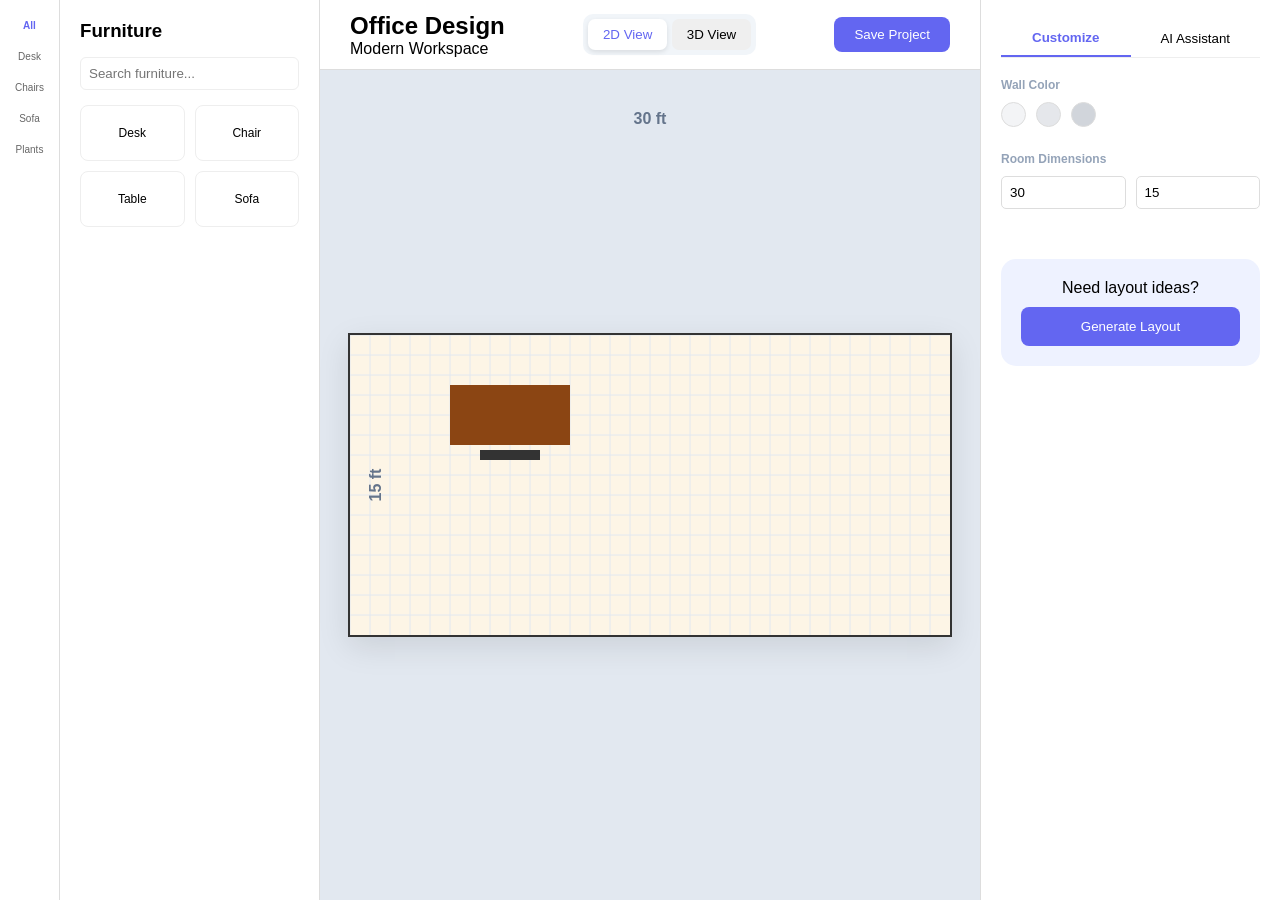
<file: canvas.html>
<!-- <!DOCTYPE html>
<html lang="en">
<head>
  <meta charset="UTF-8">
  <meta http-equiv="X-UA-Compatible" content="IE=edge">
  <meta name="viewport" content="width=device-width, initial-scale=1.0">
  <title>main canvas</title>
  <link rel="stylesheet" href="canvas.css">
</head>
<body>
  <div id="Canvas-container"> </div>
  <script type="module" src="canvas.js"></script>
</body>
</html> -->
<!DOCTYPE html>
<html lang="en">
<head>
    <meta charset="UTF-8">
    <meta name="viewport" content="width=device-width, initial-scale=1.0">
    <title>Office Design Tool</title>
    <link rel="stylesheet" href="canvas.css">
</head>
<body>
    <div class="app-container">
        <!-- Left Sidebar Icons -->
        <aside class="icon-bar">
            <div class="active">All</div>
            <div>Desk</div>
            <div>Chairs</div>
            <div>Sofa</div>
            <div>Plants</div>
        </aside>

        <!-- Sidebar Furniture List -->
        <aside class="assets-panel">
            <h3>Furniture</h3>
            <input type="text" placeholder="Search furniture..." class="search-bar">
            <div class="furniture-grid">
                <div class="item" onclick="addItem('Desk')">Desk</div>
                <div class="item" onclick="addItem('Chair')">Chair</div>
                <div class="item" onclick="addItem('Table')">Table</div>
                <div class="item" onclick="addItem('Sofa')">Sofa</div>
            </div>
        </aside>

        <!-- Main Content -->
        <main class="main-area">
            <header class="toolbar">
                <div class="title-info">
                    <h2>Office Design</h2>
                    <span>Modern Workspace</span>
                </div>
                <div class="view-controls">
                    <button class="active">2D View</button>
                    <button>3D View</button>
                </div>
                <div class="actions">
                    <button class="btn-save">Save Project</button>
                </div>
            </header>

            <div class="canvas-container">
                <div class="dimension-label top">30 ft</div>
                <div class="dimension-label left">15 ft</div>
                <!-- This represents the office floor in the image -->
                <canvas id="floorPlan"></canvas>
            </div>
        </main>

        <!-- Right Customization Panel -->
        <aside class="config-panel">
            <div class="tabs">
                <button class="active">Customize</button>
                <button>AI Assistant</button>
            </div>
            
            <div class="control-group">
                <label>Wall Color</label>
                <div class="color-picker">
                    <div class="dot" style="background:#f3f4f6"></div>
                    <div class="dot" style="background:#e5e7eb"></div>
                    <div class="dot active" style="background:#d1d5db"></div>
                </div>
            </div>

            <div class="control-group">
                <label>Room Dimensions</label>
                <div class="input-row">
                    <input type="number" id="length" value="30">
                    <input type="number" id="width" value="15">
                </div>
            </div>

            <div class="ai-box">
                <p>Need layout ideas?</p>
                <button class="btn-ai">Generate Layout</button>
            </div>
        </aside>
    </div>
    <script src="canvas.js"></script>
</body>
</html>
</file>
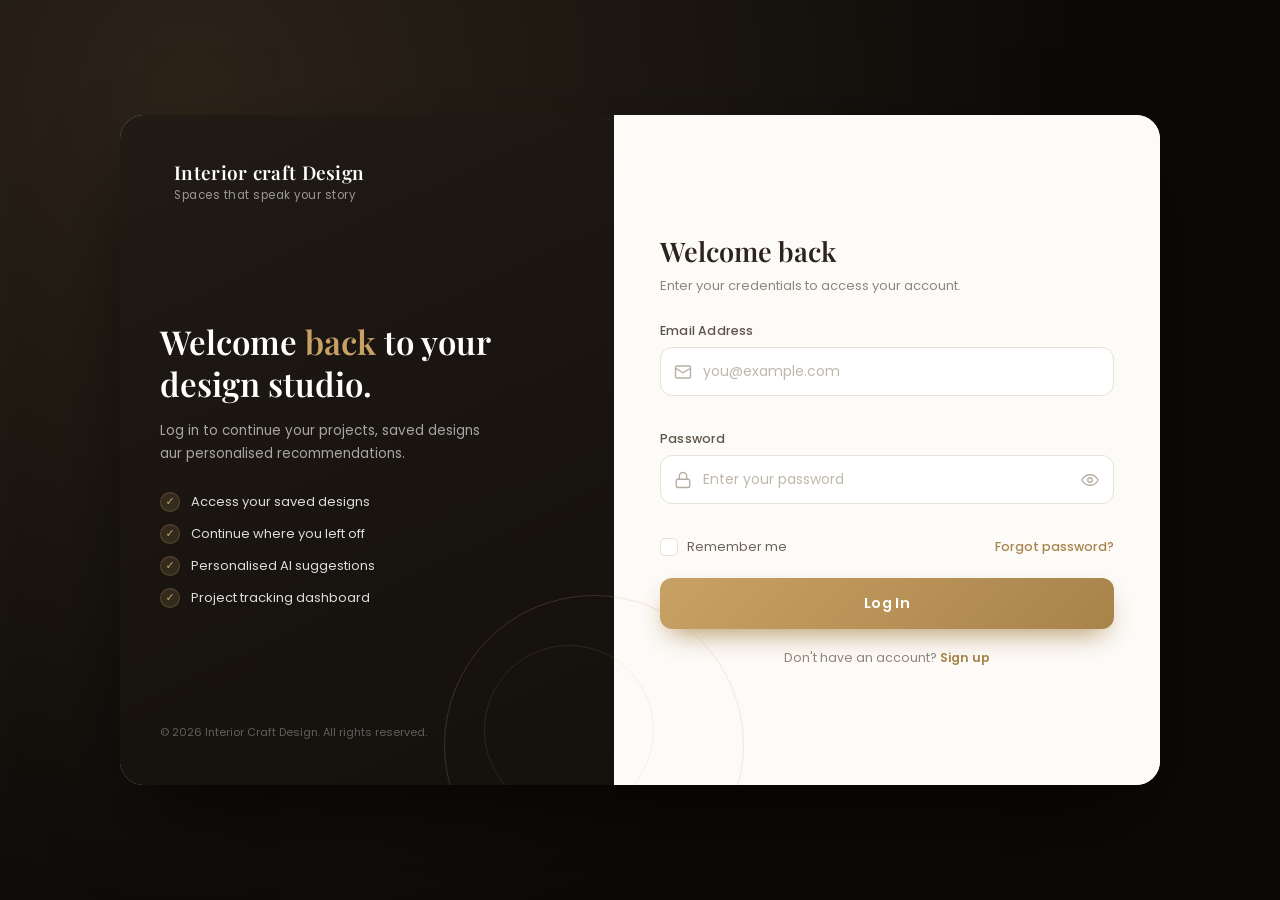
<file: login.html>
<!DOCTYPE html>
<html lang="en">
<head>
<meta charset="UTF-8">
<meta name="viewport" content="width=device-width, initial-scale=1.0">
<title>Login |  Interior craft Design</title>

<link rel="preconnect" href="https://fonts.googleapis.com">
<link rel="preconnect" href="https://fonts.gstatic.com" crossorigin>
<link href="https://fonts.googleapis.com/css2?family=Playfair+Display:wght@500;600;700&family=Poppins:wght@300;400;500;600&display=swap" rel="stylesheet">

<style>
*,*::before,*::after{box-sizing:border-box;margin:0;padding:0;}

:root{
  --gold:#c8a165;
  --gold-2:#a8834a;
  --ink:#2c241c;
  --muted:#8f857a;
  --line:#e7e1d8;
  --bg:#fdfbf8;
  --danger:#e2574c;
  --success:#3fa96a;
  --radius:12px;
}

body{
  font-family:'Poppins',system-ui,-apple-system,"Segoe UI",sans-serif;
  min-height:100vh;
  display:flex;
  padding:24px 16px;
  color:var(--ink);
  background:radial-gradient(circle at 15% 10%, #2c2319, #0c0a08 65%);
  -webkit-font-smoothing:antialiased;
}

.container{
  margin:auto;
  width:100%;
  max-width:1040px;
  display:grid;
  grid-template-columns:.95fr 1.05fr;
  background:#fff;
  border-radius:24px;
  overflow:hidden;
  box-shadow:0 40px 90px -25px rgba(0,0,0,.75);
  animation:rise .7s cubic-bezier(.2,.8,.2,1);
}
@keyframes rise{
  from{opacity:0;transform:translateY(26px);}
  to{opacity:1;transform:translateY(0);}
}

/* LEFT PANEL */
.left-panel{
  position:relative;
  padding:44px 40px;
  color:#fff;
  display:flex;
  flex-direction:column;
  justify-content:space-between;
  gap:34px;
  min-height:670px;
  background:
    linear-gradient(155deg, rgba(27,22,17,.80), rgba(20,16,12,.94)),
    url("https://images.unsplash.com/photo-1618221195710-dd6b41faaea6?auto=format&fit=crop&w=900&q=60") center/cover no-repeat,
    linear-gradient(155deg,#3b3025,#171310);
}
.left-panel::after{
  content:'';
  position:absolute;
  width:300px;height:300px;
  right:-130px;bottom:-110px;
  border-radius:50%;
  border:1px solid rgba(200,161,101,.22);
  pointer-events:none;
}
.left-panel::before{
  content:'';
  position:absolute;
  width:170px;height:170px;
  right:-40px;bottom:-30px;
  border-radius:50%;
  border:1px solid rgba(200,161,101,.14);
  pointer-events:none;
}

.brand{display:flex;align-items:center;gap:14px;position:relative;z-index:1;}
/* .logo{
  width:48px;height:48px;
  flex:0 0 48px;
  border-radius:14px;
  display:grid;place-items:center;
  font-family:'Playfair Display',serif;
  font-weight:700;font-size:17px;letter-spacing:.5px;
  color:#1b1611;
  background:linear-gradient(135deg,#e0c28d,var(--gold-2));
  box-shadow:0 10px 26px -6px rgba(200,161,101,.55);
} */
.brand h1{
  font-family:'Playfair Display',serif;
  font-size:19px;font-weight:600;letter-spacing:.3px;
}
.brand p{font-size:11.5px;color:rgba(255,255,255,.55);letter-spacing:.5px;margin-top:2px;}

.left-content{position:relative;z-index:1;}
.left-content h2{
  font-family:'Playfair Display',serif;
  font-size:33px;line-height:1.28;font-weight:600;
  margin-bottom:14px;
}
.left-content h2 em{color:var(--gold);font-style:normal;}
.left-content > p{
  font-size:13.5px;line-height:1.75;
  color:rgba(255,255,255,.62);
  max-width:340px;
}
.perks{list-style:none;margin-top:26px;display:grid;gap:12px;}
.perks li{
  display:flex;align-items:center;gap:11px;
  font-size:13px;color:rgba(255,255,255,.85);
}
.perks li::before{
  content:'✓';
  width:20px;height:20px;flex:0 0 20px;
  border-radius:50%;
  display:grid;place-items:center;
  font-size:11px;
  color:var(--gold);
  background:rgba(200,161,101,.16);
  border:1px solid rgba(200,161,101,.25);
}
.copyright{
  font-size:11px;
  color:rgba(255,255,255,.32);
  position:relative;z-index:1;
}

/* RIGHT PANEL */
.right-panel{
  padding:46px;
  display:flex;
  flex-direction:column;
  justify-content:center;
  background:var(--bg);
}

.mobile-brand{display:none;}

.form-head h2{
  font-family:'Playfair Display',serif;
  font-size:27px;font-weight:600;
  color:var(--ink);
}
.form-head p{
  font-size:13px;
  color:var(--muted);
  margin-top:7px;
  margin-bottom:26px;
}

/* FIELDS */
.field{margin-bottom:15px;}

.field > label{
  display:block;
  font-size:12.5px;
  font-weight:500;
  color:#5d5449;
  margin-bottom:7px;
  letter-spacing:.2px;
}

.input-wrap{position:relative;display:flex;align-items:center;}

.input-wrap .icon{
  position:absolute;
  left:14px;
  width:18px;height:18px;
  color:#b6ada1;
  pointer-events:none;
  transition:color .2s;
}

.input-wrap input{
  width:100%;
  padding:13px 16px 13px 42px;
  font-family:inherit;
  font-size:14px;
  color:var(--ink);
  background:#fff;
  border:1.5px solid var(--line);
  border-radius:var(--radius);
  transition:border-color .2s, box-shadow .2s, background .2s;
}
.input-wrap input::placeholder{color:#c0b8ac;}
.input-wrap input:focus{
  outline:none;
  border-color:var(--gold);
  box-shadow:0 0 0 4px rgba(200,161,101,.14);
}
.input-wrap:focus-within .icon{color:var(--gold);}

.field.invalid .input-wrap input{border-color:var(--danger);background:#fff9f8;}
.field.invalid .icon{color:var(--danger);}

.error{
  display:block;
  font-size:11.5px;
  line-height:1.35;
  color:var(--danger);
  margin-top:5px;
  min-height:14px;
  opacity:0;
  transform:translateY(-3px);
  transition:opacity .2s, transform .2s;
}
.field.invalid .error{opacity:1;transform:translateY(0);}

/* password toggle */
.toggle-pass{
  position:absolute;
  right:8px;
  width:32px;height:32px;
  display:grid;place-items:center;
  border:none;border-radius:8px;
  background:transparent;
  color:#b6ada1;
  cursor:pointer;
  transition:color .2s, background .2s;
}
.toggle-pass:hover{color:var(--gold-2);background:rgba(200,161,101,.12);}
.toggle-pass svg{width:18px;height:18px;}
.toggle-pass .eye-closed{display:none;}
.toggle-pass.active .eye-open{display:none;}
.toggle-pass.active .eye-closed{display:block;}

#password{padding-right:46px;}

/* remember + forgot */
.row-between{
  display:flex;
  align-items:center;
  justify-content:space-between;
  margin-top:6px;
  margin-bottom:0;
  font-size:12.5px;
}

.checkbox{
  display:flex;
  align-items:center;
  gap:9px;
  cursor:pointer;
  color:#6b6157;
  user-select:none;
}
.checkbox input{position:absolute;opacity:0;width:0;height:0;}
.checkbox .box{
  width:18px;height:18px;
  flex:0 0 18px;
  border:1.5px solid var(--line);
  border-radius:5px;
  background:#fff;
  display:grid;place-items:center;
  transition:background .2s, border-color .2s, box-shadow .2s;
}
.checkbox .box::after{
  content:'';
  width:9px;height:5px;
  margin-top:-2px;
  border-left:2px solid #fff;
  border-bottom:2px solid #fff;
  transform:rotate(-45deg) scale(0);
  transition:transform .2s cubic-bezier(.2,.9,.3,1.4);
}
.checkbox input:checked + .box{background:var(--gold);border-color:var(--gold);}
.checkbox input:checked + .box::after{transform:rotate(-45deg) scale(1);}
.checkbox input:focus-visible + .box{box-shadow:0 0 0 4px rgba(200,161,101,.22);}

.forgot{
  color:var(--gold-2);
  text-decoration:none;
  font-weight:500;
}
.forgot:hover{text-decoration:underline;}

/* BUTTON */
.btn{
  position:relative;
  width:100%;
  margin-top:22px;
  padding:15px 22px;
  border:none;
  border-radius:var(--radius);
  font-family:inherit;
  font-size:14.5px;
  font-weight:600;
  letter-spacing:.4px;
  color:#fff;
  cursor:pointer;
  background:linear-gradient(135deg,var(--gold),var(--gold-2));
  box-shadow:0 12px 28px -10px rgba(168,131,74,.95);
  transition:transform .18s, box-shadow .18s, filter .18s;
}
.btn:hover:not(:disabled){transform:translateY(-2px);filter:brightness(1.05);box-shadow:0 18px 34px -12px rgba(168,131,74,1);}
.btn:active:not(:disabled){transform:translateY(0);}
.btn:disabled{cursor:not-allowed;filter:grayscale(.12);}
.btn.loading{pointer-events:none;}
.btn.loading::after{
  content:'';
  position:absolute;
  right:22px;top:50%;
  width:16px;height:16px;
  margin-top:-8px;
  border:2px solid rgba(255,255,255,.35);
  border-top-color:#fff;
  border-radius:50%;
  animation:spin .7s linear infinite;
}
@keyframes spin{to{transform:rotate(360deg);}}

.signup-link{
  text-align:center;
  font-size:12.5px;
  color:var(--muted);
  margin-top:20px;
}
.signup-link a{color:var(--gold-2);font-weight:600;text-decoration:none;}
.signup-link a:hover{text-decoration:underline;}

/* SHAKE */
@keyframes shake{
  0%,100%{transform:translateX(0);}
  20%{transform:translateX(-8px);}
  40%{transform:translateX(7px);}
  60%{transform:translateX(-5px);}
  80%{transform:translateX(3px);}
}
.shake{animation:shake .45s ease;}

/* SERVER ERROR */
.server-error{
  display:none;
  padding:10px 14px;
  margin-bottom:16px;
  border-radius:8px;
  background:#fdecea;
  border:1px solid #f5c6c2;
  color:#c0392b;
  font-size:12.5px;
}
.server-error.show{display:block;}

/* RESPONSIVE */
@media (max-width:900px){
  .container{grid-template-columns:1fr;max-width:520px;}
  .left-panel{display:none;}
  .right-panel{padding:36px 26px;}
  .mobile-brand{
    display:flex;
    align-items:center;
    gap:12px;
    margin-bottom:26px;
  }
  .mobile-brand .logo{width:42px;height:42px;flex:0 0 42px;border-radius:12px;font-size:15px;}
  .mobile-brand span{
    font-family:'Playfair Display',serif;
    font-size:16px;font-weight:600;
  }
}

@media (max-width:420px){
  body{padding:14px 10px;}
  .right-panel{padding:28px 18px;}
  .form-head h2{font-size:23px;}
  .container{border-radius:18px;}
}

@media (prefers-reduced-motion: reduce){
  *,*::before,*::after{
    animation-duration:0.01ms !important;
    transition-duration:0.01ms !important;
  }
}
</style>
</head>

<body>

<div class="container" id="card">

  <!-- LEFT / BRAND PANEL -->
  <aside class="left-panel">
    <div class="brand">
      <div class="logo"></div>
      <div>
        <h1> Interior craft Design</h1>
        <p>Spaces that speak your story</p>
      </div>
    </div>

    <div class="left-content">
      <h2>Welcome <em>back</em> to your design studio.</h2>
      <p>Log in to continue your projects, saved designs aur personalised recommendations.</p>
      <ul class="perks">
        <li>Access your saved designs</li>
        <li>Continue where you left off</li>
        <li>Personalised AI suggestions</li>
        <li>Project tracking dashboard</li>
      </ul>
    </div>

    <p class="copyright">&copy; 2026 Interior Craft Design. All rights reserved.</p>
  </aside>

  <!-- RIGHT / FORM PANEL -->
  <main class="right-panel">

    <div class="mobile-brand">
      <div class="logo"></div>
      <span>Interior Craft Design</span>
    </div>

    <div class="form-view" id="formView">

      <header class="form-head">
        <h2>Welcome back</h2>
        <p>Enter your credentials to access your account.</p>
      </header>

      <!-- Server error -->
      <div class="server-error" id="serverError"></div>

      <form id="loginForm" action="login.php" method="POST" novalidate>

        <!-- Email -->
        <div class="field">
          <label for="email">Email Address</label>
          <div class="input-wrap">
            <svg class="icon" viewBox="0 0 24 24" fill="none" stroke="currentColor" stroke-width="1.8" stroke-linecap="round" stroke-linejoin="round">
              <rect x="2" y="4" width="20" height="16" rx="2"/>
              <path d="m22 7-10 6L2 7"/>
            </svg>
            <input type="email" id="email" name="email" placeholder="you@example.com" autocomplete="email">
          </div>
          <small class="error"></small>
        </div>

        <!-- Password -->
        <div class="field">
          <label for="password">Password</label>
          <div class="input-wrap">
            <svg class="icon" viewBox="0 0 24 24" fill="none" stroke="currentColor" stroke-width="1.8" stroke-linecap="round" stroke-linejoin="round">
              <rect x="3" y="11" width="18" height="11" rx="2"/>
              <path d="M7 11V7a5 5 0 0 1 10 0v4"/>
            </svg>
            <input type="password" id="password" name="password" placeholder="Enter your password" autocomplete="current-password">

            <button type="button" class="toggle-pass" data-target="password" aria-label="Show password">
              <svg class="eye-open" viewBox="0 0 24 24" fill="none" stroke="currentColor" stroke-width="1.8" stroke-linecap="round" stroke-linejoin="round">
                <path d="M1 12s4-7 11-7 11 7 11 7-4 7-11 7-11-7-11-7z"/>
                <circle cx="12" cy="12" r="3"/>
              </svg>
              <svg class="eye-closed" viewBox="0 0 24 24" fill="none" stroke="currentColor" stroke-width="1.8" stroke-linecap="round" stroke-linejoin="round">
                <path d="M17.94 17.94A10.07 10.07 0 0 1 12 20c-7 0-11-8-11-8a18.45 18.45 0 0 1 5.06-5.94"/>
                <path d="M9.9 4.24A9.12 9.12 0 0 1 12 4c7 0 11 8 11 8a18.5 18.5 0 0 1-2.16 3.19"/>
                <path d="M14.12 14.12a3 3 0 1 1-4.24-4.24"/>
                <line x1="1" y1="1" x2="23" y2="23"/>
              </svg>
            </button>
          </div>
          <small class="error"></small>
        </div>

        <!-- Remember + Forgot -->
        <div class="row-between">
          <label class="checkbox">
            <input type="checkbox" id="remember">
            <span class="box"></span>
            <span>Remember me</span>
          </label>
          <a href="#" class="forgot">Forgot password?</a>
        </div>

        <!-- Submit -->
        <button type="submit" class="btn" id="submitBtn">
          <span class="btn-text">Log In</span>
        </button>

        <!-- Signup link -->
        <p class="signup-link">
          Don't have an account?
          <a href="signup.html">Sign up</a>
        </p>
      </form>
    </div>

  </main>
</div>

<script>
document.addEventListener('DOMContentLoaded', () => {

  const form       = document.getElementById('loginForm');
  const email      = document.getElementById('email');
  const password   = document.getElementById('password');
  const submitBtn  = document.getElementById('submitBtn');
  const btnText    = submitBtn.querySelector('.btn-text');
  const card       = document.getElementById('card');
  const serverErr  = document.getElementById('serverError');

  const DASHBOARD_URL = 'dashboard.php';

  /* ========== VALIDATION ========== */
  const rules = {
    email(value){
      const v = value.trim();
      if (!v) return 'Email address is required.';
      if (!/^[^\s@]+@[^\s@]+\.[A-Za-z]{2,}$/.test(v)) return 'Enter a valid email.';
      return '';
    },
    password(value){
      if (!value) return 'Password is required.';
      if (value.length < 8) return 'Password must be at least 8 characters.';
      return '';
    }
  };

  function setState(input, message){
    const field = input.closest('.field');
    const errEl = field.querySelector('.error');

    if (message){
      field.classList.add('invalid');
      errEl.textContent = message;
      return false;
    }
    field.classList.remove('invalid');
    errEl.textContent = '';
    return true;
  }

  function validateField(input){
    const rule = rules[input.id];
    if (!rule) return true;
    return setState(input, rule(input.value));
  }

  function shakeCard(){
    card.classList.remove('shake');
    void card.offsetWidth;
    card.classList.add('shake');
    setTimeout(() => card.classList.remove('shake'), 500);
  }

  function showServerError(msg){
    serverErr.textContent = msg;
    serverErr.classList.add('show');
  }

  function hideServerError(){
    serverErr.textContent = '';
    serverErr.classList.remove('show');
  }

  /* ========== LIVE VALIDATION ========== */
  [email, password].forEach(input => {
    input.addEventListener('blur', () => validateField(input));
    input.addEventListener('input', () => {
      if (input.closest('.field').classList.contains('invalid')){
        validateField(input);
      }
      hideServerError();
    });
  });

  /* ========== SHOW/HIDE PASSWORD ========== */
  document.querySelectorAll('.toggle-pass').forEach(btn => {
    btn.addEventListener('click', () => {
      const input = document.getElementById(btn.dataset.target);
      const show  = input.type === 'password';
      input.type  = show ? 'text' : 'password';
      btn.classList.toggle('active', show);
      input.focus({ preventScroll: true });
    });
  });

  /* ========== FORM SUBMIT ========== */
  form.addEventListener('submit', async (e) => {
    e.preventDefault();
    hideServerError();

    // Validate
    const emailOk = validateField(email);
    const passOk  = validateField(password);

    if (!emailOk || !passOk){
      shakeCard();
      (emailOk ? password : email).focus();
      return;
    }

    // Loading
    submitBtn.classList.add('loading');
    submitBtn.disabled = true;
    btnText.textContent = 'Logging in...';

    // Send to login.php
    let data;
    try {
      const formData = new FormData();
      formData.append('email', email.value.trim().toLowerCase());
      formData.append('password', password.value);

      const res = await fetch('login.php', {
        method: 'POST',
        body: formData
      });
      data = await res.json();
    } catch (err) {
      submitBtn.classList.remove('loading');
      submitBtn.disabled = false;
      btnText.textContent = 'Log In';
      showServerError('Could not reach the server. Please try again.');
      shakeCard();
      return;
    }

    // Handle response
    if (!data || !data.success){
      submitBtn.classList.remove('loading');
      submitBtn.disabled = false;
      btnText.textContent = 'Log In';

      const msg = (data && data.message) || 'Login failed.';
      showServerError(msg);
      shakeCard();
      return;
    }

    // Save to localStorage (for UI)
    localStorage.setItem('mu_current_user', JSON.stringify({
      id: data.user.id,
      name: data.user.name,
      email: data.user.email,
      loginAt: new Date().toISOString()
    }));

    // Redirect to dashboard
    btnText.textContent = 'Redirecting...';
    window.location.href = DASHBOARD_URL;
  });

});
</script>
</body>
</html>
</file>
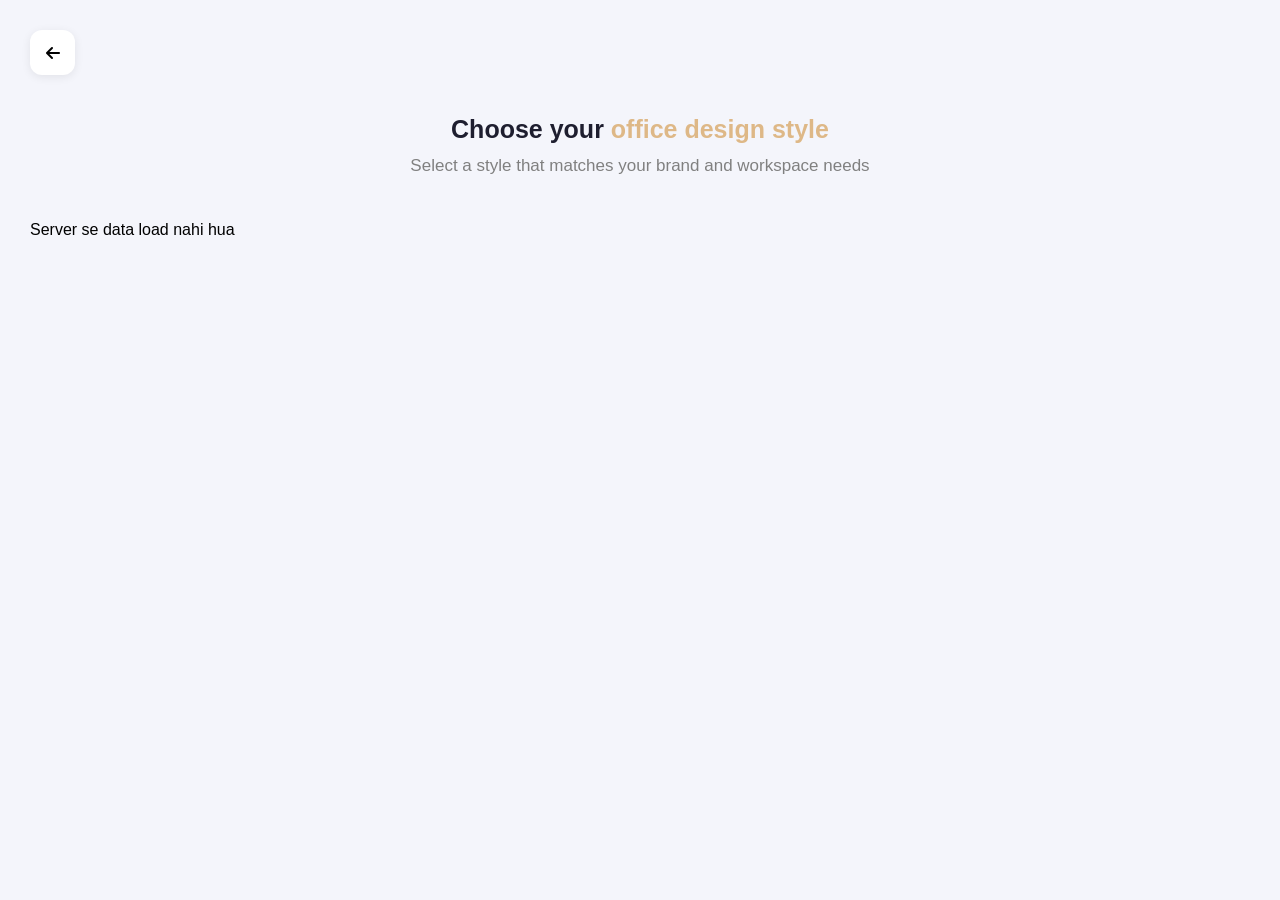
<file: office-style.html>
<!DOCTYPE html>
<html lang="en">
<head>
  <meta charset="UTF-8" />
  <meta http-equiv="X-UA-Compatible" content="IE=edge" />
  <meta name="viewport" content="width=device-width, initial-scale=1.0" />
  <title>interior style</title>
  <link rel="stylesheet" href="office-style.css">
  <link rel="stylesheet" href="https://cdnjs.cloudflare.com/ajax/libs/font-awesome/6.5.0/css/all.min.css" />
</head>
<body>
  <!-- topbaar -->
  <section class="top-bar">
    <div class="back-btn" onclick="goToDashboard()">
      <i class="fa-solid fa-arrow-left"></i>
    </div>
  </section>

  <!-- title -->
  <section class="title">
    <h1>Choose your <span>office design style</span></h1>
    <p>Select a style that matches your brand and workspace needs</p>
  </section>

  <!-- select styles (cards yahan JS se aayenge) -->
  <section class="styles" id="styles">
    <p>Loading...</p>
  </section>

  <script>
    // Text ko safe banane ke liye
    function esc(text) {
      const d = document.createElement("div");
      d.textContent = text ?? "";
      return d.innerHTML;
    }

    // Image ka path banao
    // 1) database me sirf file name ho (os1.jpg) -> images/office/os1.jpg
    // 2) database me poora path ho (img/os1.jpg) -> wahi use hoga
    // 3) image column khali ho -> img/os1.jpg, os2.jpg ... (order ke hisab se)
    function getImageList(item, index) {
      const list = [];
      const file = (item.image || "").trim();
      if (file) {
        if (/^(https?:)?\/\//.test(file) || file.startsWith("/")) {
          list.push(file);                       // poora link / root path
        } else if (file.includes("/")) {
          list.push(file);                       // jaise img/os1.jpg
        } else {
          // list.push("images/office/" + file);    // PHP wala purana path
          list.push("img/" + file);              // HTML wala folder
          // list.push("images/" + file);
          // list.push("uploads/" + file);
        }
      }
      list.push("img/os" + (index + 1) + ".jpg"); // aakhri fallback
      return list.map(p => encodeURI(p));
    }

    // Agar koi image na mile to agla path try karo
    document.addEventListener("error", function (e) {
      const img = e.target;
      if (img.tagName !== "IMG" || !img.dataset.fallbacks) return;
      const rest = img.dataset.fallbacks.split("|").filter(Boolean);
      if (rest.length) {
        img.src = rest.shift();
        img.dataset.fallbacks = rest.join("|");
      }
    }, true);

    // PHP se office styles mangwao
    function loadStyles() {
      fetch("office_style.php")
        .then(res => res.json())
        .then(data => {
          const box = document.getElementById("styles");
          if (data.error || !data.length) {
            box.innerHTML = "<p>No styles found</p>";
            return;
          }
          box.innerHTML = "";
          data.forEach((item, index) => {
            const name = item.style_name;
            const imgs = getImageList(item, index);
            box.innerHTML += `
              <div class="card">
                <img src="${esc(imgs[0])}" data-fallbacks="${esc(imgs.slice(1).join("|"))}" alt="${esc(name)}" />
                <div class="card-content">
                  <h2>${esc(name)}</h2>
                  <p>${esc(item.description)}</p>
                  <button class="btn" data-id="${esc(item.id)}" data-name="${esc(name)}">Select Style</button>
                </div>
              </div>`;
          });
        })
        .catch(() => {
          document.getElementById("styles").innerHTML = "<p>Server se data load nahi hua</p>";
        });
    }

    // Button click
    document.getElementById("styles").addEventListener("click", function (e) {
      const btn = e.target.closest(".btn");
      if (btn) selectStyle(btn.dataset.id, btn.dataset.name);
    });

    function selectStyle(styleId, styleName) {
      localStorage.setItem("selectOfficeStyleId", styleId);
      localStorage.setItem("selectOfficeStyle", styleName);
      window.location.href =
        "design.html?source=office-style&style=" + encodeURIComponent(styleName.toLowerCase());
    }

    // Back button – goes to dashboard
    function goToDashboard() {
      window.location.href = "Dsidebar.html";
    }

    loadStyles();
  </script>
</body>
</html>
</file>
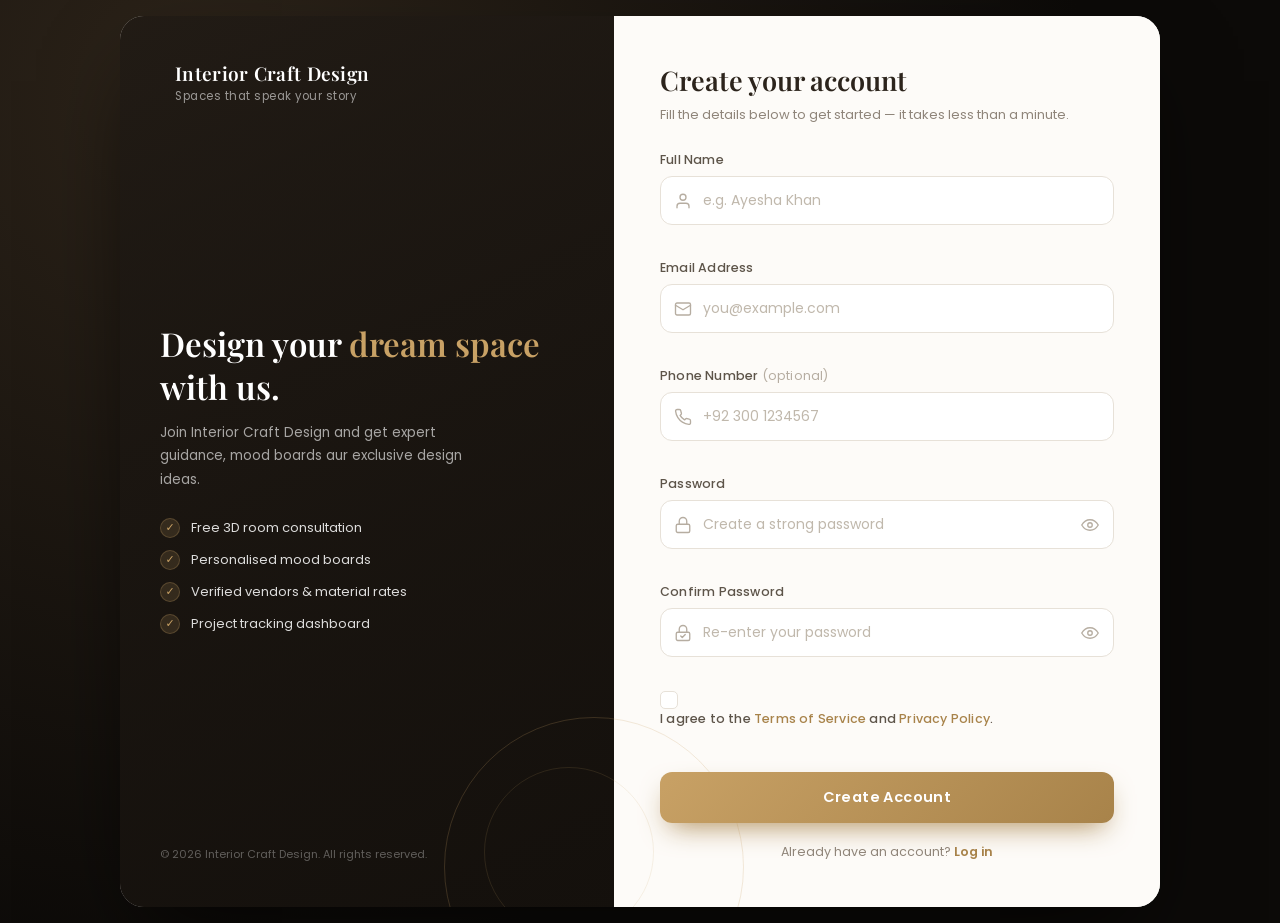
<file: signup.html>
<!DOCTYPE html>
<html lang="en">
<head>
<meta charset="UTF-8">
<meta name="viewport" content="width=device-width, initial-scale=1.0">
<title>Sign Up |  Interior Craft Design</title>

<link rel="preconnect" href="https://fonts.googleapis.com">
<link rel="preconnect" href="https://fonts.gstatic.com" crossorigin>
<link href="https://fonts.googleapis.com/css2?family=Playfair+Display:wght@500;600;700&family=Poppins:wght@300;400;500;600&display=swap" rel="stylesheet">

<style>
/* ============ RESET & VARIABLES ============ */
*,*::before,*::after{box-sizing:border-box;margin:0;padding:0;}

:root{
  --gold:#c8a165;
  --gold-2:#a8834a;
  --ink:#2c241c;
  --muted:#8f857a;
  --line:#e7e1d8;
  --bg:#fdfbf8;
  --danger:#e2574c;
  --success:#3fa96a;
  --radius:12px;
}

html{scroll-behavior:smooth;}

body{
  font-family:'Poppins',system-ui,-apple-system,"Segoe UI",sans-serif;
  min-height:100vh;
  display:flex;
  padding:24px 16px;
  color:var(--ink);
  background:radial-gradient(circle at 15% 10%, #2c2319, #0c0a08 65%);
  -webkit-font-smoothing:antialiased;
}

/* ============ MAIN CARD ============ */
.container{
  margin:auto;
  width:100%;
  max-width:1040px;
  display:grid;
  grid-template-columns:.95fr 1.05fr;
  background:#fff;
  border-radius:24px;
  overflow:hidden;
  box-shadow:0 40px 90px -25px rgba(0,0,0,.75);
  animation:rise .7s cubic-bezier(.2,.8,.2,1);
}
@keyframes rise{
  from{opacity:0;transform:translateY(26px);}
  to{opacity:1;transform:translateY(0);}
}

/* ============ LEFT PANEL ============ */
.left-panel{
  position:relative;
  padding:44px 40px;
  color:#fff;
  display:flex;
  flex-direction:column;
  justify-content:space-between;
  gap:34px;
  min-height:670px;
  background:
    linear-gradient(155deg, rgba(27,22,17,.80), rgba(20,16,12,.94)),
    url("https://images.unsplash.com/photo-1618221195710-dd6b41faaea6?auto=format&fit=crop&w=900&q=60") center/cover no-repeat,
    linear-gradient(155deg,#3b3025,#171310);
}
.left-panel::after{
  content:'';
  position:absolute;
  width:300px;height:300px;
  right:-130px;bottom:-110px;
  border-radius:50%;
  border:1px solid rgba(200,161,101,.22);
  pointer-events:none;
}
.left-panel::before{
  content:'';
  position:absolute;
  width:170px;height:170px;
  right:-40px;bottom:-30px;
  border-radius:50%;
  border:1px solid rgba(200,161,101,.14);
  pointer-events:none;
}
/* 
.brand{display:flex;align-items:center;gap:14px;position:relative;z-index:1;}
.logo{
  width:48px;height:48px;
  flex:0 0 48px;
  border-radius:14px;
  display:grid;place-items:center;
  font-family:'Playfair Display',serif;
  font-weight:700;font-size:17px;letter-spacing:.5px;
  color:#1b1611;
  background:linear-gradient(135deg,#e0c28d,var(--gold-2));
  box-shadow:0 10px 26px -6px rgba(200,161,101,.55);
} */
/* ================= BRAND / LOGO SECTION ================= */
.brand {
  display: flex;
  align-items: flex-start;
  justify-content: flex-start; /* 🔥 Left align karne ke liye */
  width: 100%;                 /* 🔥 Full width lo taake left align ho sake */
  gap: 15px;
  margin-bottom: 5px;
}

/* Logo Image ki styling */
.signup-logo {
  height: 80px;            /* 🔥 100px se 80px kar diya, thoda bada lag raha tha */
  width: auto;             
  object-fit: contain;     
  display: block;          
  flex-shrink: 0;          
  padding-right: 0;        /* 🔥 Extra padding hata di */
  margin: 0;               /* 🔥 margin-right: auto hata diya */
}

.brand h1{
  font-family:'Playfair Display',serif;
  font-size:19px;font-weight:600;letter-spacing:.3px;
}
.brand p{font-size:11.5px;color:rgba(255,255,255,.55);letter-spacing:.5px;margin-top:2px;}

.left-content{position:relative;z-index:1;}
.left-content h2{
  font-family:'Playfair Display',serif;
  font-size:33px;line-height:1.28;font-weight:600;
  margin-bottom:14px;
}
.left-content h2 em{color:var(--gold);font-style:normal;}
.left-content > p{
  font-size:13.5px;line-height:1.75;
  color:rgba(255,255,255,.62);
  max-width:340px;
}
.perks{list-style:none;margin-top:26px;display:grid;gap:12px;}
.perks li{
  display:flex;align-items:center;gap:11px;
  font-size:13px;color:rgba(255,255,255,.85);
}
.perks li::before{
  content:'✓';
  width:20px;height:20px;flex:0 0 20px;
  border-radius:50%;
  display:grid;place-items:center;
  font-size:11px;
  color:var(--gold);
  background:rgba(200,161,101,.16);
  border:1px solid rgba(200,161,101,.25);
}
.copyright{
  font-size:11px;
  color:rgba(255,255,255,.32);
  position:relative;z-index:1;
}

/* ============ RIGHT PANEL ============ */
.right-panel{
  padding:46px;
  display:flex;
  flex-direction:column;
  justify-content:center;
  background:var(--bg);
}

.mobile-brand{display:none;}

.form-head h2{
  font-family:'Playfair Display',serif;
  font-size:27px;font-weight:600;
  color:var(--ink);
}
.form-head p{
  font-size:13px;
  color:var(--muted);
  margin-top:7px;
  margin-bottom:26px;
}

/* ============ FIELDS ============ */
.field{margin-bottom:15px;}

.field > label{
  display:block;
  font-size:12.5px;
  font-weight:500;
  color:#5d5449;
  margin-bottom:7px;
  letter-spacing:.2px;
}

.input-wrap{position:relative;display:flex;align-items:center;}

.input-wrap .icon{
  position:absolute;
  left:14px;
  width:18px;height:18px;
  color:#b6ada1;
  pointer-events:none;
  transition:color .2s;
}

.input-wrap input{
  width:100%;
  padding:13px 16px 13px 42px;
  font-family:inherit;
  font-size:14px;
  color:var(--ink);
  background:#fff;
  border:1.5px solid var(--line);
  border-radius:var(--radius);
  transition:border-color .2s, box-shadow .2s, background .2s;
}
.input-wrap input::placeholder{color:#c0b8ac;}
.input-wrap input:focus{
  outline:none;
  border-color:var(--gold);
  box-shadow:0 0 0 4px rgba(200,161,101,.14);
}
.input-wrap:focus-within .icon{color:var(--gold);}

.field.invalid .input-wrap input{border-color:var(--danger);background:#fff9f8;}
.field.invalid .icon{color:var(--danger);}
.field.valid .input-wrap input{border-color:rgba(63,169,106,.55);}
.field.valid .icon{color:var(--success);}

.error{
  display:block;
  font-size:11.5px;
  line-height:1.35;
  color:var(--danger);
  margin-top:5px;
  min-height:14px;
  opacity:0;
  transform:translateY(-3px);
  transition:opacity .2s, transform .2s;
}
.field.invalid .error{opacity:1;transform:translateY(0);}

/* password toggle */
.toggle-pass{
  position:absolute;
  right:8px;
  width:32px;height:32px;
  display:grid;place-items:center;
  border:none;border-radius:8px;
  background:transparent;
  color:#b6ada1;
  cursor:pointer;
  transition:color .2s, background .2s;
}
.toggle-pass:hover{color:var(--gold-2);background:rgba(200,161,101,.12);}
.toggle-pass svg{width:18px;height:18px;}
.toggle-pass .eye-closed{display:none;}
.toggle-pass.active .eye-open{display:none;}
.toggle-pass.active .eye-closed{display:block;}

#password,#confirm{padding-right:46px;}

/* ============ PASSWORD STRENGTH ============ */
.strength{display:none;margin-top:9px;}
.strength.show{display:block;animation:fadeIn .25s ease;}
.bars{display:flex;gap:5px;}
.bars span{
  flex:1;height:4px;
  border-radius:99px;
  background:#eae4db;
  transition:background .3s;
}
.strength-text{
  display:block;
  font-size:11.5px;
  color:var(--muted);
  margin-top:6px;
}
.strength[data-level="1"] .bars span.active{background:#e2574c;}
.strength[data-level="1"] .strength-text{color:#e2574c;}
.strength[data-level="2"] .bars span.active{background:#e8933f;}
.strength[data-level="2"] .strength-text{color:#d9822c;}
.strength[data-level="3"] .bars span.active{background:#d4b03f;}
.strength[data-level="3"] .strength-text{color:#b8952a;}
.strength[data-level="4"] .bars span.active{background:#3fa96a;}
.strength[data-level="4"] .strength-text{color:#3fa96a;}

/* ============ CHECKBOX ============ */
.checkbox-field{margin-top:6px;margin-bottom:0;}
.checkbox{
  display:flex;
  align-items:flex-start;
  gap:10px;
  cursor:pointer;
  font-size:12.5px;
  line-height:1.6;
  color:#6b6157;
  user-select:none;
}
.checkbox input{position:absolute;opacity:0;width:0;height:0;}
.checkbox .box{
  width:18px;height:18px;
  flex:0 0 18px;
  margin-top:1px;
  border:1.5px solid var(--line);
  border-radius:5px;
  background:#fff;
  display:grid;place-items:center;
  transition:background .2s, border-color .2s, box-shadow .2s;
}
.checkbox .box::after{
  content:'';
  width:9px;height:5px;
  margin-top:-2px;
  border-left:2px solid #fff;
  border-bottom:2px solid #fff;
  transform:rotate(-45deg) scale(0);
  transition:transform .2s cubic-bezier(.2,.9,.3,1.4);
}
.checkbox input:checked + .box{background:var(--gold);border-color:var(--gold);}
.checkbox input:checked + .box::after{transform:rotate(-45deg) scale(1);}
.checkbox input:focus-visible + .box{box-shadow:0 0 0 4px rgba(200,161,101,.22);}
.checkbox a{color:var(--gold-2);font-weight:500;text-decoration:none;}
.checkbox a:hover{text-decoration:underline;}
.checkbox-field.invalid .box{border-color:var(--danger);}

/* ============ BUTTON ============ */
.btn{
  position:relative;
  width:100%;
  margin-top:22px;
  padding:15px 22px;
  border:none;
  border-radius:var(--radius);
  font-family:inherit;
  font-size:14.5px;
  font-weight:600;
  letter-spacing:.4px;
  color:#fff;
  cursor:pointer;
  background:linear-gradient(135deg,var(--gold),var(--gold-2));
  box-shadow:0 12px 28px -10px rgba(168,131,74,.95);
  transition:transform .18s, box-shadow .18s, filter .18s;
}
.btn:hover:not(:disabled){transform:translateY(-2px);filter:brightness(1.05);box-shadow:0 18px 34px -12px rgba(168,131,74,1);}
.btn:active:not(:disabled){transform:translateY(0);}
.btn:disabled{cursor:not-allowed;filter:grayscale(.12);}
.btn.loading{pointer-events:none;}
.btn.loading::after{
  content:'';
  position:absolute;
  right:22px;top:50%;
  width:16px;height:16px;
  margin-top:-8px;
  border:2px solid rgba(255,255,255,.35);
  border-top-color:#fff;
  border-radius:50%;
  animation:spin .7s linear infinite;
}
@keyframes spin{to{transform:rotate(360deg);}}

.login-link{
  text-align:center;
  font-size:12.5px;
  color:var(--muted);
  margin-top:20px;
}
.login-link a{color:var(--gold-2);font-weight:600;text-decoration:none;}
.login-link a:hover{text-decoration:underline;}

/* ============ SUCCESS VIEW ============ */
.form-view.hidden{display:none;}

.success-view{display:none;text-align:center;padding:10px 0;}
.success-view.show{display:block;animation:fadeIn .4s ease;}

.check-circle{
  width:90px;height:90px;
  margin:0 auto 24px;
  border-radius:50%;
  display:grid;place-items:center;
  background:rgba(63,169,106,.1);
  border:1px solid rgba(63,169,106,.2);
  animation:pop .5s cubic-bezier(.2,.9,.3,1.45);
}
.check-circle svg{width:44px;height:44px;color:var(--success);}
.check-circle svg path{
  stroke-dasharray:30;
  stroke-dashoffset:30;
  animation:draw .55s .3s forwards ease-out;
}
@keyframes draw{to{stroke-dashoffset:0;}}
@keyframes pop{from{transform:scale(.55);opacity:0;}to{transform:scale(1);opacity:1;}}
@keyframes fadeIn{from{opacity:0;transform:translateY(8px);}to{opacity:1;transform:translateY(0);}}

.success-view h2{
  font-family:'Playfair Display',serif;
  font-size:25px;
  margin-bottom:10px;
}
.success-view p{
  font-size:13.5px;
  line-height:1.75;
  color:var(--muted);
  margin-bottom:6px;
}
.success-view p strong{color:var(--ink);font-weight:600;}

/* ============ SHAKE ============ */
@keyframes shake{
  0%,100%{transform:translateX(0);}
  20%{transform:translateX(-8px);}
  40%{transform:translateX(7px);}
  60%{transform:translateX(-5px);}
  80%{transform:translateX(3px);}
}
.shake{animation:shake .45s ease;}

/* ============ RESPONSIVE ============ */
@media (max-width:900px){
  .container{grid-template-columns:1fr;max-width:520px;}
  .left-panel{display:none;}
  .right-panel{padding:36px 26px;}
  .mobile-brand{
    display:flex;
    align-items:center;
    gap:12px;
    margin-bottom:26px;
  }
  .mobile-brand .logo{width:42px;height:42px;flex:0 0 42px;border-radius:12px;font-size:15px;}
  .mobile-brand span{
    font-family:'Playfair Display',serif;
    font-size:16px;font-weight:600;
  }
}

@media (max-width:420px){
  body{padding:14px 10px;}
  .right-panel{padding:28px 18px;}
  .form-head h2{font-size:23px;}
  .container{border-radius:18px;}
}
/* ==========================================================
   IMPROVED RESPONSIVE — Add at end of <style>
   ========================================================== */

/* Fix vertical overflow on mobile (100dvh) */
body {
  min-height: 100dvh;
}

/* ---------- TABLET: 769px – 900px ---------- */
@media (max-width: 900px) and (min-width: 769px) {
  .container { max-width: 600px; }
  .right-panel { padding: 40px 32px; }
  .form-head h2 { font-size: 26px; }
}

/* ---------- MOBILE: max 768px ---------- */
@media (max-width: 768px) {
  body {
    padding: 18px 14px;
    align-items: flex-start;
  }

  .container {
    margin: auto;
    max-width: 100%;
    border-radius: 20px;
  }

  .right-panel {
    padding: 32px 22px;
  }

  .form-head h2 { font-size: 24px; }
  .form-head p  { font-size: 12.5px; margin-bottom: 22px; }

  /* Touch-friendly inputs */
  .input-wrap input {
    padding: 14px 16px 14px 42px;
    font-size: 15px;
  }

  #password,
  #confirm { padding-right: 48px; }

  /* Bigger eye toggle */
  .toggle-pass {
    width: 40px;
    height: 40px;
    right: 4px;
  }

  /* Bigger checkbox */
  .checkbox {
    font-size: 12.5px;
    gap: 9px;
  }
  .checkbox .box {
    width: 20px;
    height: 20px;
    flex-basis: 20px;
  }

  /* Bigger submit button */
  .btn {
    padding: 16px 22px;
    font-size: 15px;
  }

  /* Success view spacing */
  .check-circle { width: 76px; height: 76px; margin-bottom: 20px; }
  .check-circle svg { width: 38px; height: 38px; }
  .success-view h2 { font-size: 22px; }
  .success-view p  { font-size: 13px; }
}

/* ---------- SMALL MOBILE: max 480px ---------- */
@media (max-width: 480px) {
  body { padding: 12px 10px; }
  .container { border-radius: 16px; }
  .right-panel { padding: 26px 18px; }

  .mobile-brand { margin-bottom: 20px; }
  .mobile-brand .logo {
    width: 38px;
    height: 38px;
    flex-basis: 38px;
    font-size: 14px;
  }
  .mobile-brand span { font-size: 15px; }

  .form-head h2 { font-size: 22px; }
  .form-head p  { font-size: 12px; margin-bottom: 18px; }

  .field { margin-bottom: 13px; }
  .field > label { font-size: 12px; margin-bottom: 6px; }

  .input-wrap input {
    padding: 13px 14px 13px 40px;
    font-size: 14px;
  }
  .input-wrap .icon { width: 16px; height: 16px; left: 12px; }
  #password,
  #confirm { padding-right: 44px; }

  /* Password strength meter tighter */
  .strength { margin-top: 7px; }
  .bars { gap: 4px; }
  .strength-text { font-size: 11px; margin-top: 5px; }

  /* Terms text wrap nicely */
  .checkbox {
    font-size: 12px;
    line-height: 1.55;
  }

  .login-link {
    font-size: 12px;
    margin-top: 16px;
  }
}

/* ---------- VERY SMALL: max 360px ---------- */
@media (max-width: 360px) {
  body { padding: 10px 8px; }
  .right-panel { padding: 22px 14px; }
  .form-head h2 { font-size: 20px; }
  .mobile-brand span { font-size: 14px; }
  .logo { width: 36px; height: 36px; }
  .btn { padding: 14px 18px; font-size: 14px; }
  .checkbox { font-size: 11.5px; }
  .checkbox .box { width: 18px; height: 18px; flex-basis: 18px; }
}

/* ---------- LANDSCAPE PHONES ---------- */
@media (max-height: 480px) and (orientation: landscape) {
  body {
    align-items: flex-start;
    padding: 12px;
  }
  .container {
    margin: 0 auto;
    grid-template-columns: 1fr;
    max-width: 560px;
  }
  .left-panel { display: none; }
  .right-panel { padding: 22px 20px; }
  .mobile-brand { display: flex; margin-bottom: 16px; }
  .form-head h2 { font-size: 20px; }
  .form-head p  { margin-bottom: 14px; }
}

/* ---------- SAFE AREA (notch phones) ---------- */
@supports (padding: max(0px)) {
  body {
    padding-left:  max(16px, env(safe-area-inset-left));
    padding-right: max(16px, env(safe-area-inset-right));
    padding-top:   max(16px, env(safe-area-inset-top));
    padding-bottom:max(16px, env(safe-area-inset-bottom));
  }
}

/* ---------- REDUCED MOTION (accessibility) ---------- */
@media (prefers-reduced-motion: reduce) {
  *, *::before, *::after {
    animation-duration: 0.01ms !important;
    animation-iteration-count: 1 !important;
    transition-duration: 0.01ms !important;
  }
}
</style>
</head>

<body>

<div class="container" id="card">

  <!-- ================= LEFT / BRAND PANEL ================= -->
  <aside class="left-panel">
    <div class="brand">
      <div class="logo">
     <!-- <img src="logo.png" alt="interior craft logo " class="signup-logo"> -->
      </div>
      <div>
        <h1> Interior Craft Design</h1>
        <p>Spaces that speak your story</p>
      </div>
    </div>

    <div class="left-content">
      <h2>Design your <em>dream space</em> with us.</h2>
      <p>Join Interior Craft Design and get expert guidance, 
        mood boards aur exclusive design ideas.</p>
      <ul class="perks">
        <li>Free 3D room consultation</li>
        <li>Personalised mood boards</li>
        <li>Verified vendors &amp; material rates</li>
        <li>Project tracking dashboard</li>
      </ul>
    </div>

    <p class="copyright"> &copy; 2026 Interior Craft Design. All rights reserved.</p>
  </aside>

  <!-- ================= RIGHT / FORM PANEL ================= -->
  <main class="right-panel">

    <!-- Mobile-only brand -->
    <div class="mobile-brand">
      <div class="logo"></div>
      <span> Interior Craft Design</span>
    </div>

    <!-- ---------- FORM VIEW ---------- -->
    <div class="form-view" id="formView">

      <header class="form-head">
        <h2>Create your account</h2>
        <p>Fill the details below to get started — it takes less than a minute.</p>
      </header>

      <form id="signupForm" action="signup.php" method="POST" novalidate>

        <!-- Full Name -->
        <div class="field">
          <label for="fullname">Full Name</label>
          <div class="input-wrap">
            <svg class="icon" viewBox="0 0 24 24" fill="none" stroke="currentColor" stroke-width="1.8" stroke-linecap="round" stroke-linejoin="round">
              <path d="M20 21v-2a4 4 0 0 0-4-4H8a4 4 0 0 0-4 4v2"/>
              <circle cx="12" cy="7" r="4"/>
            </svg>
            <input type="text" id="fullname" name="fullname" placeholder="e.g. Ayesha Khan" autocomplete="name">
          </div>
          <small class="error"></small>
        </div>

        <!-- Email -->
        <div class="field">
          <label for="email">Email Address</label>
          <div class="input-wrap">
            <svg class="icon" viewBox="0 0 24 24" fill="none" stroke="currentColor" stroke-width="1.8" stroke-linecap="round" stroke-linejoin="round">
              <rect x="2" y="4" width="20" height="16" rx="2"/>
              <path d="m22 7-10 6L2 7"/>
            </svg>
            <input type="email" id="email" name="email" placeholder="you@example.com" autocomplete="email">
          </div>
          <small class="error"></small>
        </div>

        <!-- Phone -->
        <div class="field">
          <label for="phone">Phone Number <span style="color:#b6ada1;font-weight:400;">(optional)</span></label>
          <div class="input-wrap">
            <svg class="icon" viewBox="0 0 24 24" fill="none" stroke="currentColor" stroke-width="1.8" stroke-linecap="round" stroke-linejoin="round">
              <path d="M22 16.92v3a2 2 0 0 1-2.18 2 19.79 19.79 0 0 1-8.63-3.07 19.5 19.5 0 0 1-6-6A19.79 19.79 0 0 1 2.12 4.2 2 2 0 0 1 4.11 2h3a2 2 0 0 1 2 1.72c.13.96.36 1.9.7 2.81a2 2 0 0 1-.45 2.11L8.09 9.91a16 16 0 0 0 6 6l1.27-1.27a2 2 0 0 1 2.11-.45c.91.34 1.85.57 2.81.7A2 2 0 0 1 22 16.92z"/>
            </svg>
            <input type="tel" id="phone" name="phone" placeholder="+92 300 1234567" autocomplete="tel">
          </div>
          <small class="error"></small>
        </div>

        <!-- Password -->
        <div class="field">
          <label for="password">Password</label>
          <div class="input-wrap">
            <svg class="icon" viewBox="0 0 24 24" fill="none" stroke="currentColor" stroke-width="1.8" stroke-linecap="round" stroke-linejoin="round">
              <rect x="3" y="11" width="18" height="11" rx="2"/>
              <path d="M7 11V7a5 5 0 0 1 10 0v4"/>
            </svg>
            <input type="password" id="password" name="password" placeholder="Create a strong password" autocomplete="new-password">

            <button type="button" class="toggle-pass" data-target="password" aria-label="Show password">
              <svg class="eye-open" viewBox="0 0 24 24" fill="none" stroke="currentColor" stroke-width="1.8" stroke-linecap="round" stroke-linejoin="round">
                <path d="M1 12s4-7 11-7 11 7 11 7-4 7-11 7-11-7-11-7z"/>
                <circle cx="12" cy="12" r="3"/>
              </svg>
              <svg class="eye-closed" viewBox="0 0 24 24" fill="none" stroke="currentColor" stroke-width="1.8" stroke-linecap="round" stroke-linejoin="round">
                <path d="M17.94 17.94A10.07 10.07 0 0 1 12 20c-7 0-11-8-11-8a18.45 18.45 0 0 1 5.06-5.94"/>
                <path d="M9.9 4.24A9.12 9.12 0 0 1 12 4c7 0 11 8 11 8a18.5 18.5 0 0 1-2.16 3.19"/>
                <path d="M14.12 14.12a3 3 0 1 1-4.24-4.24"/>
                <line x1="1" y1="1" x2="23" y2="23"/>
              </svg>
            </button>
          </div>

          <div class="strength" id="strength">
            <div class="bars"><span></span><span></span><span></span><span></span></div>
            <small class="strength-text"></small>
          </div>

          <small class="error"></small>
        </div>

        <!-- Confirm Password -->
        <div class="field">
          <label for="confirm">Confirm Password</label>
          <div class="input-wrap">
            <svg class="icon" viewBox="0 0 24 24" fill="none" stroke="currentColor" stroke-width="1.8" stroke-linecap="round" stroke-linejoin="round">
              <rect x="3" y="11" width="18" height="11" rx="2"/>
              <path d="M7 11V7a5 5 0 0 1 10 0v4"/>
              <path d="m9 16 2 2 4-4"/>
            </svg>
            <input type="password" id="confirm" name="confirm" placeholder="Re-enter your password" autocomplete="new-password">

            <button type="button" class="toggle-pass" data-target="confirm" aria-label="Show password">
              <svg class="eye-open" viewBox="0 0 24 24" fill="none" stroke="currentColor" stroke-width="1.8" stroke-linecap="round" stroke-linejoin="round">
                <path d="M1 12s4-7 11-7 11 7 11 7-4 7-11 7-11-7-11-7z"/>
                <circle cx="12" cy="12" r="3"/>
              </svg>
              <svg class="eye-closed" viewBox="0 0 24 24" fill="none" stroke="currentColor" stroke-width="1.8" stroke-linecap="round" stroke-linejoin="round">
                <path d="M17.94 17.94A10.07 10.07 0 0 1 12 20c-7 0-11-8-11-8a18.45 18.45 0 0 1 5.06-5.94"/>
                <path d="M9.9 4.24A9.12 9.12 0 0 1 12 4c7 0 11 8 11 8a18.5 18.5 0 0 1-2.16 3.19"/>
                <path d="M14.12 14.12a3 3 0 1 1-4.24-4.24"/>
                <line x1="1" y1="1" x2="23" y2="23"/>
              </svg>
            </button>
          </div>
          <small class="error"></small>
        </div>

        <!-- Terms -->
        <div class="field checkbox-field" id="termsField">
          <label class="checkbox">
            <input type="checkbox" id="terms">
            <span class="box"></span>
            <span class="checkbox-text">
              I agree to the <a href="#">Terms of Service</a> and <a href="#">Privacy Policy</a>.
            </span>
          </label>
          <small class="error" id="termsError"></small>
        </div>

        <!-- Submit -->
        <button type="submit" class="btn" id="submitBtn">
          <span class="btn-text">Create Account</span>
        </button>

        <!-- ⬇️ LOGIN LINK → login.html -->
        <p class="login-link">
          Already have an account?
          <a href="login.html" id="loginLink">Log in</a>
        </p>
      </form>
    </div>

    <!-- ---------- SUCCESS VIEW ---------- -->
    <div class="success-view" id="successView">
      <div class="check-circle">
        <svg viewBox="0 0 24 24" fill="none" stroke="currentColor" stroke-width="2.4" stroke-linecap="round" stroke-linejoin="round">
          <path d="M4 12.5l5 5L20 6.5"/>
        </svg>
      </div>
      <h2>Account Created!</h2>
      <p>Welcome aboard, <strong id="successName">there</strong> 🎉</p>
      <p>Your  Interior Craft Design account is ready.
        You can create your dream space now.</p>

      <!-- ⬇️ CONTINUE → sidebar.html -->
      <button type="button" class="btn" id="continueBtn">Continue to Dashboard</button>
    </div>

  </main>
</div>

<script>
/* =========================================================
   MU INTERIOR DESIGN — SIGNUP FORM LOGIC
   ========================================================= */
document.addEventListener('DOMContentLoaded', () => {

  /* ---------- Page destinations ---------- */
  const DASHBOARD_URL = 'Dsidebar.html';
  const LOGIN_URL     = 'login.html';

  /* ---------- Element references ---------- */
  const form        = document.getElementById('signupForm');
  const fullname    = document.getElementById('fullname');
  const email       = document.getElementById('email');
  const phone       = document.getElementById('phone');
  const password    = document.getElementById('password');
  const confirm     = document.getElementById('confirm');
  const terms       = document.getElementById('terms');
  const termsField  = document.getElementById('termsField');
  const termsError  = document.getElementById('termsError');
  const submitBtn   = document.getElementById('submitBtn');
  const btnText     = submitBtn.querySelector('.btn-text');
  const formView    = document.getElementById('formView');
  const successView = document.getElementById('successView');
  const successName = document.getElementById('successName');
  const continueBtn = document.getElementById('continueBtn');
  const loginLink   = document.getElementById('loginLink');
  const card        = document.getElementById('card');

  const strengthBox  = document.getElementById('strength');
  const bars         = strengthBox.querySelectorAll('.bars span');
  const strengthText = strengthBox.querySelector('.strength-text');

  const inputs = [fullname, email, phone, password, confirm];

  const SESSION_KEY = 'mu_current_user';

  /* =========================================================
     1. VALIDATION RULES
     ========================================================= */
  const rules = {

    fullname(value){
      const v = value.trim();
      if (!v) return 'Full name is required.';
      if (v.length < 3) return 'Name must be at least 3 characters.';
      if (!/^[A-Za-z][A-Za-z\s.'-]*$/.test(v)) return 'Please enter a valid name (letters only).';
      return '';
    },

    email(value){
      const v = value.trim();
      if (!v) return 'Email address is required.';
      if (!/^[^\s@]+@[^\s@]+\.[A-Za-z]{2,}$/.test(v)) return 'Enter a valid email (e.g. name@mail.com).';
      return '';
    },

    phone(value){
      const v = value.trim();
      if (!v) return '';
      if (!/^[+\d\s()-]+$/.test(v)) return 'Only digits, spaces, +, -, ( ) allowed.';
      const digits = v.replace(/\D/g, '');
      if (digits.length < 10 || digits.length > 15) return 'Phone number must be 10–15 digits.';
      return '';
    },

    password(value){
      if (!value) return 'Password is required.';
      if (value.length < 8) return 'Password must be at least 8 characters.';
      if (!/[A-Z]/.test(value)) return 'Add at least one uppercase letter (A–Z).';
      if (!/[a-z]/.test(value)) return 'Add at least one lowercase letter (a–z).';
      if (!/\d/.test(value)) return 'Add at least one number (0–9).';
      if (!/[^A-Za-z0-9]/.test(value)) return 'Add at least one special character (!@#$...).';
      return '';
    },

    confirm(value){
      if (!value) return 'Please confirm your password.';
      if (value !== password.value) return 'Passwords do not match.';
      return '';
    }
  };

  /* =========================================================
     2. UI HELPERS
     ========================================================= */
  function setState(input, message){
    const field = input.closest('.field');
    const errEl = field.querySelector('.error');

    if (message === null){
      field.classList.remove('valid', 'invalid');
      errEl.textContent = '';
      return true;
    }

    if (message){
      field.classList.remove('valid');
      field.classList.add('invalid');
      errEl.textContent = message;
      return false;
    }

    field.classList.remove('invalid');
    field.classList.add('valid');
    errEl.textContent = '';
    return true;
  }

  function validateField(input){
    const rule = rules[input.id];
    if (!rule) return true;

    if (input.id === 'phone' && !input.value.trim()){
      return setState(input, null);
    }

    return setState(input, rule(input.value));
  }

  function shakeCard(){
    card.classList.remove('shake');
    void card.offsetWidth;
    card.classList.add('shake');
    setTimeout(() => card.classList.remove('shake'), 500);
  }

  /* =========================================================
     3. PASSWORD STRENGTH METER
     ========================================================= */
  const LEVEL_TEXT = {
    1: 'Weak password',
    2: 'Fair password',
    3: 'Good password',
    4: 'Strong password'
  };

  function updateStrength(){
    const v = password.value;

    if (!v){
      strengthBox.classList.remove('show');
      return;
    }

    strengthBox.classList.add('show');

    let score = 0;
    if (v.length >= 8) score++;
    if (/[A-Z]/.test(v) && /[a-z]/.test(v)) score++;
    if (/\d/.test(v)) score++;
    if (/[^A-Za-z0-9]/.test(v)) score++;
    if (v.length >= 12 && score >= 3) score++;

    score = Math.max(1, Math.min(score, 4));

    bars.forEach((bar, i) => bar.classList.toggle('active', i < score));
    strengthBox.dataset.level = score;
    strengthText.textContent  = LEVEL_TEXT[score];
  }

  /* =========================================================
     4. SHOW / HIDE PASSWORD
     ========================================================= */
  document.querySelectorAll('.toggle-pass').forEach(btn => {
    btn.addEventListener('click', () => {
      const input = document.getElementById(btn.dataset.target);
      const show  = input.type === 'password';

      input.type = show ? 'text' : 'password';
      btn.classList.toggle('active', show);
      btn.setAttribute('aria-label', show ? 'Hide password' : 'Show password');
      input.focus({ preventScroll: true });
    });
  });

  /* =========================================================
     5. LIVE VALIDATION EVENTS
     ========================================================= */
  inputs.forEach(input => {

    input.addEventListener('blur', () => {
      if (input.id === 'phone' && !input.value.trim()){
        setState(input, null);
        return;
      }
      validateField(input);
    });

    input.addEventListener('input', () => {
      const field = input.closest('.field');
      if (field.classList.contains('invalid')) validateField(input);

      if (input.id === 'password'){
        updateStrength();
        if (confirm.value) validateField(confirm);
      }
    });
  });

  terms.addEventListener('change', () => {
    if (terms.checked){
      termsField.classList.remove('invalid');
      termsError.textContent = '';
    }
  });

  /* =========================================================
     6. FORM SUBMIT — REAL SIGNUP TO PHP
     ========================================================= */
  form.addEventListener('submit', async (e) => {
    e.preventDefault();

    /* ---- 6.1 Validate all fields ---- */
    let firstInvalid = null;

    inputs.forEach(input => {
      const ok = validateField(input);
      if (!ok && !firstInvalid) firstInvalid = input;
    });

    /* ---- 6.2 Terms checkbox ---- */
    let termsOk = true;
    if (!terms.checked){
      termsOk = false;
      termsField.classList.add('invalid');
      termsError.textContent = 'You must accept the Terms & Privacy Policy.';
    } else {
      termsField.classList.remove('invalid');
      termsError.textContent = '';
    }

    /* ---- 6.3 Invalid? shake & focus ---- */
    if (firstInvalid || !termsOk){
      shakeCard();
      if (firstInvalid) firstInvalid.focus({ preventScroll: false });
      else terms.focus();
      return;
    }

    /* ---- 6.4 Loading state ---- */
    submitBtn.classList.add('loading');
    submitBtn.disabled = true;
    btnText.textContent = 'Creating Account...';

    /* ---- 6.5 Send data to signup.php ---- */
    let data;
    try {
      const formData = new FormData();
      formData.append('fullname', fullname.value.trim());
      formData.append('phone', phone.value.trim());
      formData.append('email', email.value.trim().toLowerCase());
      formData.append('password', password.value);
      formData.append('confirm', confirm.value);

      const res = await fetch('signup.php', {
        method: 'POST',
        body: formData
      });
      data = await res.json();
    } catch (err) {
      submitBtn.classList.remove('loading');
      submitBtn.disabled = false;
      btnText.textContent = 'Create Account';
      shakeCard();
      alert('Could not reach the server. Please try again.');
      return;
    }

    /* ---- 6.6 Handle server response ---- */
    if (!data || !data.success){
      submitBtn.classList.remove('loading');
      submitBtn.disabled = false;
      btnText.textContent = 'Create Account';

      const msg = (data && data.message) || 'Signup failed. Please try again.';
      if (/already/i.test(msg)){
        setState(email, msg);
      } else {
        alert(msg);
      }
      shakeCard();
      return;
    }

    /* ---- 6.7 Save user session (localStorage for UI) ---- */
    localStorage.setItem(SESSION_KEY, JSON.stringify({
      id: data.user.id,
      name: data.user.name,
      email: data.user.email,
      loginAt: new Date().toISOString()
    }));

    /* ---- 6.8 Success screen ---- */
    successName.textContent = data.user.name.split(' ')[0] || 'there';
    formView.classList.add('hidden');
    successView.classList.add('show');

    submitBtn.classList.remove('loading');
    submitBtn.disabled = false;
    btnText.textContent = 'Create Account';
  });

  /* =========================================================
     7. CONTINUE TO DASHBOARD
     ========================================================= */
  continueBtn.addEventListener('click', () => {
    continueBtn.disabled = true;
    continueBtn.textContent = 'Redirecting...';
    window.location.href = DASHBOARD_URL;
  });

});
</script>
</body>
</html>
</file>
<file: canvas.css>
/* *{
  margin: 0;
  padding: 0;
}
.Canvas-container{
  flex-grow: 1;
  position: relative;
  background: #ddd;
} */
* { box-sizing: border-box; margin: 0; padding: 0; font-family: 'Segoe UI', sans-serif; }
body { background-color: #f8fafc; display: flex; height: 100vh; overflow: hidden; }

.app-container { display: flex; width: 100%; }

/* Sidebars */
.icon-bar { width: 60px; background: #fff; border-right: 1px solid #ddd; display: flex; flex-direction: column; align-items: center; padding-top: 20px; gap: 20px; }
.icon-bar div { font-size: 10px; color: #666; cursor: pointer; }
.icon-bar .active { color: #6366f1; font-weight: bold; }

.assets-panel { width: 260px; background: #fff; border-right: 1px solid #ddd; padding: 20px; }
.search-bar { width: 100%; padding: 8px; margin: 15px 0; border: 1px solid #eee; border-radius: 6px; }
.furniture-grid { display: grid; grid-template-columns: 1fr 1fr; gap: 10px; }
.item { border: 1px solid #eee; padding: 20px 10px; text-align: center; border-radius: 8px; cursor: pointer; font-size: 12px; }
.item:hover { border-color: #6366f1; background: #f5f5ff; }

/* Main Area */
.main-area { flex: 1; display: flex; flex-direction: column; }
.toolbar { height: 70px; background: #fff; border-bottom: 1px solid #ddd; display: flex; align-items: center; justify-content: space-between; padding: 0 30px; }
.view-controls { background: #f1f5f9; padding: 5px; border-radius: 10px; }
.view-controls button { border: none; padding: 8px 15px; border-radius: 7px; cursor: pointer; }
.view-controls button.active { background: white; color: #6366f1; box-shadow: 0 2px 5px rgba(0,0,0,0.1); }

.canvas-container { flex: 1; position: relative; display: flex; align-items: center; justify-content: center; background: #e2e8f0; }
canvas { background: white; border: 2px solid #333; box-shadow: 0 10px 30px rgba(0,0,0,0.1); }
.dimension-label { position: absolute; font-weight: bold; color: #64748b; }
.dimension-label.top { top: 40px; }
.dimension-label.left { left: 40px; transform: rotate(-90deg); }

/* Config Panel */
.config-panel { width: 300px; background: #fff; border-left: 1px solid #ddd; padding: 20px; }
.tabs { display: flex; border-bottom: 1px solid #eee; margin-bottom: 20px; }
.tabs button { flex: 1; padding: 10px; border: none; background: none; cursor: pointer; }
.tabs button.active { border-bottom: 2px solid #6366f1; color: #6366f1; font-weight: bold; }
.control-group { margin-bottom: 25px; }
.control-group label { font-size: 12px; font-weight: bold; color: #94a3b8; display: block; margin-bottom: 10px; }
.color-picker { display: flex; gap: 10px; }
.dot { width: 25px; height: 25px; border-radius: 50%; border: 1px solid #ddd; cursor: pointer; }
.input-row { display: flex; gap: 10px; }
.input-row input { width: 50%; padding: 8px; border: 1px solid #ddd; border-radius: 5px; }

.ai-box { margin-top: 50px; background: #eef2ff; padding: 20px; border-radius: 15px; text-align: center; }
.btn-ai { margin-top: 10px; background: #6366f1; color: white; border: none; padding: 12px 20px; border-radius: 8px; width: 100%; cursor: pointer; }
.btn-save { background: #6366f1; color: white; border: none; padding: 10px 20px; border-radius: 8px; cursor: pointer; }
</file>
<file: office-style.css>
*{
  margin: 0;
  padding: 0;
  box-sizing:border-box;
  font-family:Arial, Helvetica, sans-serif;
}
body{
  background-color: #f4f5fb;
  padding: 30px;
}
.top-bar{
  display: flex;
  justify-content: space-between;
  align-items: center;
  margin-bottom: 40px;
}
.back-btn{
  width:45px;
  height:45px;
  background:white;
  border-radius:12px;
  display:flex;
  justify-content:center;
  align-items:center;
  box-shadow:0 2px 10px rgba(0,0,0,0.08);
  cursor:pointer;
}
/* title */
.title{
  text-align: center;
  margin-bottom: 45px;
}
.title h1{
  font-size: 25px;
  margin-bottom: 12px;
  color: #1e1e2f;
}
.title span{
  color: burlywood;
}
.title p{
  color: gray;
  font-size: 17px;
}
/* style */
.styles{
  display: grid;
  grid-template-columns: repeat(4,1fr);
  gap : 25px;
}
.card{
  background-color: white;
  border-radius: 18px;
  overflow: hidden;
  box-shadow: 0 2px 15px rgba(0,0,0,0.08);
  transition: 0.3s;
}
.card:hover{
  transform: translateY(-8px);
}
.card img{
  width: 100%;
  height: 100px;
  object-fit: cover;
}
.card-content{
  padding: 18px;
}
.card-content h2{
  margin-bottom: 10px;
  color: #222;
  font-size: 24px;
}
.card-content p{
  color: gray;
  line-height: 22px;
  margin-bottom: 20px;
  font-size: 14px;
}
.btn{
  width: 100%;
  padding: 13px;
  border-radius: 10px;
  border: 2px solid burlywood;
  background:white;
  color:burlywood;
  font-weight:bold;
  cursor:pointer;
  transition:0.3s;
}
.btn:hover{
  background:burlywood;
  color:white;
}
/* ai box */
.ai-box{
  margin-top: 50px;
  padding: 30px;
  border-radius: 20px;
  display: flex;
  align-items: center;
  justify-content: space-between;
}
.ai-box h2{
  color:burlywood;
}
.ai-btn{
  padding:15px 25px;
  border:none;
  border-radius:12px;
  background:burlywood;
  color:white;
  cursor:pointer;
  font-size:16px
}
/* ========== FORCE RESPONSIVE ========== */

@media (max-width: 1024px) {
  .styles {
    grid-template-columns: repeat(3, 1fr) !important;
  }
}

@media (max-width: 820px) {
  .styles {
    grid-template-columns: repeat(2, 1fr) !important;
  }
}

@media (max-width: 640px) {
  body { padding: 18px 16px !important; }

  .styles {
    grid-template-columns: 1fr !important;
    gap: 16px !important;
  }

  .title h1 { font-size: 20px !important; }
  .title p  { font-size: 13.5px !important; }

  .card img { height: 170px !important; }

  .card-content { padding: 16px !important; }
  .card-content h2 { font-size: 18px !important; }
  .card-content p  { font-size: 13px !important; }

  .btn {
    padding: 12px !important;
    font-size: 13.5px !important;
  }
}

@media (max-width: 400px) {
  .styles { grid-template-columns: 1fr !important; }
  .title h1 { font-size: 18px !important; }
  .card img { height: 150px !important; }
}
</file>
